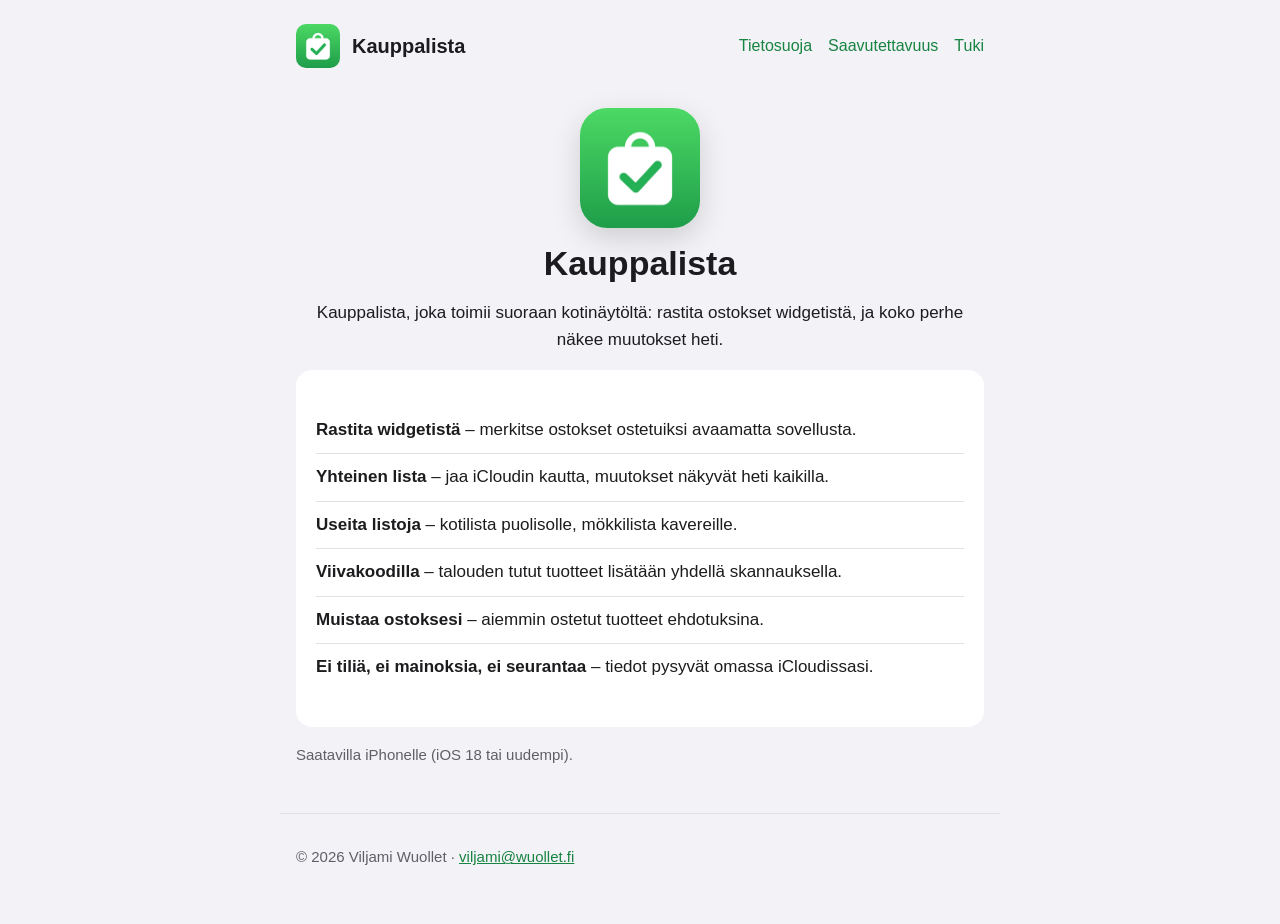
<file: index.html>
<!doctype html>
<html lang="fi">
<head>
<meta charset="utf-8">
<meta name="viewport" content="width=device-width, initial-scale=1">
<title>Kauppalista – yhteinen kauppalista iPhonelle</title>
<meta name="description" content="Kauppalista – yhteinen kauppalista iPhonelle. Rastita ostokset suoraan widgetistä.">
<link rel="icon" href="icon.png">
<link rel="stylesheet" href="style.css">
</head>
<body>
<a class="skip" href="#sisalto">Siirry sisältöön</a>
<header>
  <img src="icon.png" alt="">
  <a href="">Kauppalista</a>
  <nav aria-label="Päävalikko">
    <a href="tietosuoja/">Tietosuoja</a>
    <a href="saavutettavuus/">Saavutettavuus</a>
    <a href="tuki/">Tuki</a>
  </nav>
</header>
<main id="sisalto">
<section class="hero">
  <img src="icon.png" alt="Kauppalistan kuvake">
  <h1>Kauppalista</h1>
  <p>Kauppalista, joka toimii suoraan kotinäytöltä: rastita ostokset widgetistä, ja koko perhe näkee muutokset heti.</p>
</section>
<div class="card">
  <ul class="features">
    <li><strong>Rastita widgetistä</strong> – merkitse ostokset ostetuiksi avaamatta sovellusta.</li>
    <li><strong>Yhteinen lista</strong> – jaa iCloudin kautta, muutokset näkyvät heti kaikilla.</li>
    <li><strong>Useita listoja</strong> – kotilista puolisolle, mökkilista kavereille.</li>
    <li><strong>Viivakoodilla</strong> – talouden tutut tuotteet lisätään yhdellä skannauksella.</li>
    <li><strong>Muistaa ostoksesi</strong> – aiemmin ostetut tuotteet ehdotuksina.</li>
    <li><strong>Ei tiliä, ei mainoksia, ei seurantaa</strong> – tiedot pysyvät omassa iCloudissasi.</li>
  </ul>
</div>
<p class="muted">Saatavilla iPhonelle (iOS 18 tai uudempi).</p>
</main>
<footer>
  <p class="muted">© 2026 Viljami Wuollet · <a href="mailto:viljami@wuollet.fi">viljami@wuollet.fi</a></p>
</footer>
</body>
</html>
</file>
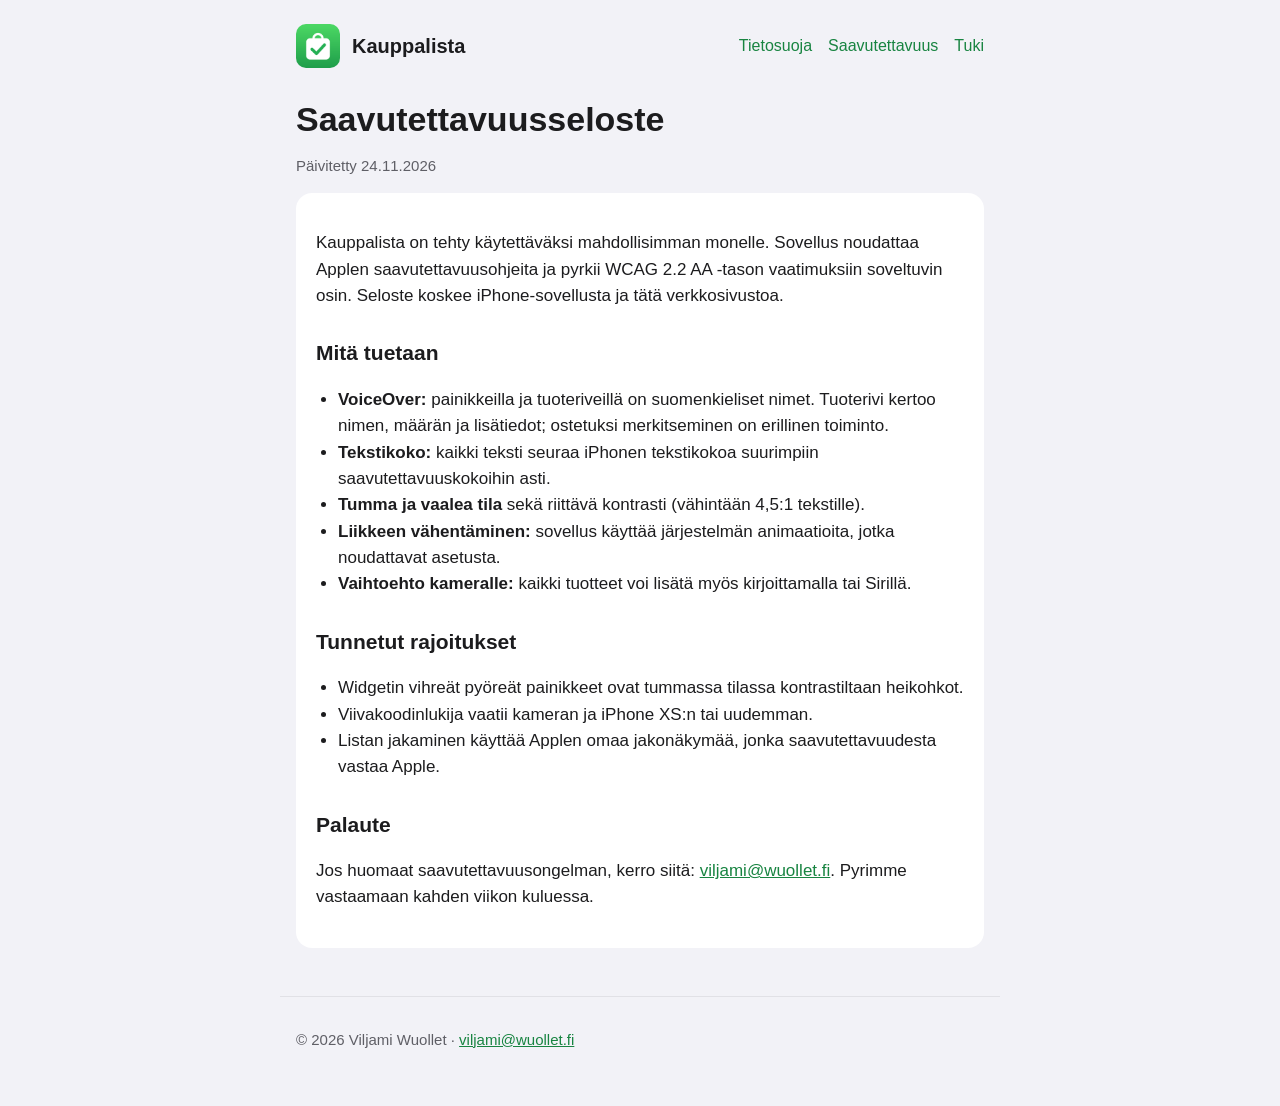
<file: saavutettavuus/index.html>
<!doctype html>
<html lang="fi">
<head>
<meta charset="utf-8">
<meta name="viewport" content="width=device-width, initial-scale=1">
<title>Saavutettavuusseloste – Kauppalista</title>
<meta name="description" content="Kauppalista – yhteinen kauppalista iPhonelle. Rastita ostokset suoraan widgetistä.">
<link rel="icon" href="../icon.png">
<link rel="stylesheet" href="../style.css">
</head>
<body>
<a class="skip" href="#sisalto">Siirry sisältöön</a>
<header>
  <img src="../icon.png" alt="">
  <a href="../">Kauppalista</a>
  <nav aria-label="Päävalikko">
    <a href="../tietosuoja/">Tietosuoja</a>
    <a href="../saavutettavuus/">Saavutettavuus</a>
    <a href="../tuki/">Tuki</a>
  </nav>
</header>
<main id="sisalto">
<h1>Saavutettavuusseloste</h1>
<p class="muted">Päivitetty 24.11.2026</p>
<div class="card">
<p>Kauppalista on tehty käytettäväksi mahdollisimman monelle. Sovellus noudattaa Applen saavutettavuusohjeita ja pyrkii WCAG 2.2 AA -tason vaatimuksiin soveltuvin osin. Seloste koskee iPhone-sovellusta ja tätä verkkosivustoa.</p>
<h2>Mitä tuetaan</h2>
<ul>
<li><strong>VoiceOver:</strong> painikkeilla ja tuoteriveillä on suomenkieliset nimet. Tuoterivi kertoo nimen, määrän ja lisätiedot; ostetuksi merkitseminen on erillinen toiminto.</li>
<li><strong>Tekstikoko:</strong> kaikki teksti seuraa iPhonen tekstikokoa suurimpiin saavutettavuuskokoihin asti.</li>
<li><strong>Tumma ja vaalea tila</strong> sekä riittävä kontrasti (vähintään 4,5:1 tekstille).</li>
<li><strong>Liikkeen vähentäminen:</strong> sovellus käyttää järjestelmän animaatioita, jotka noudattavat asetusta.</li>
<li><strong>Vaihtoehto kameralle:</strong> kaikki tuotteet voi lisätä myös kirjoittamalla tai Sirillä.</li>
</ul>
<h2>Tunnetut rajoitukset</h2>
<ul>
<li>Widgetin vihreät pyöreät painikkeet ovat tummassa tilassa kontrastiltaan heikohkot.</li>
<li>Viivakoodinlukija vaatii kameran ja iPhone XS:n tai uudemman.</li>
<li>Listan jakaminen käyttää Applen omaa jakonäkymää, jonka saavutettavuudesta vastaa Apple.</li>
</ul>
<h2>Palaute</h2>
<p>Jos huomaat saavutettavuusongelman, kerro siitä: <a href="mailto:viljami@wuollet.fi">viljami@wuollet.fi</a>. Pyrimme vastaamaan kahden viikon kuluessa.</p>
</div>
</main>
<footer>
  <p class="muted">© 2026 Viljami Wuollet · <a href="mailto:viljami@wuollet.fi">viljami@wuollet.fi</a></p>
</footer>
</body>
</html>
</file>
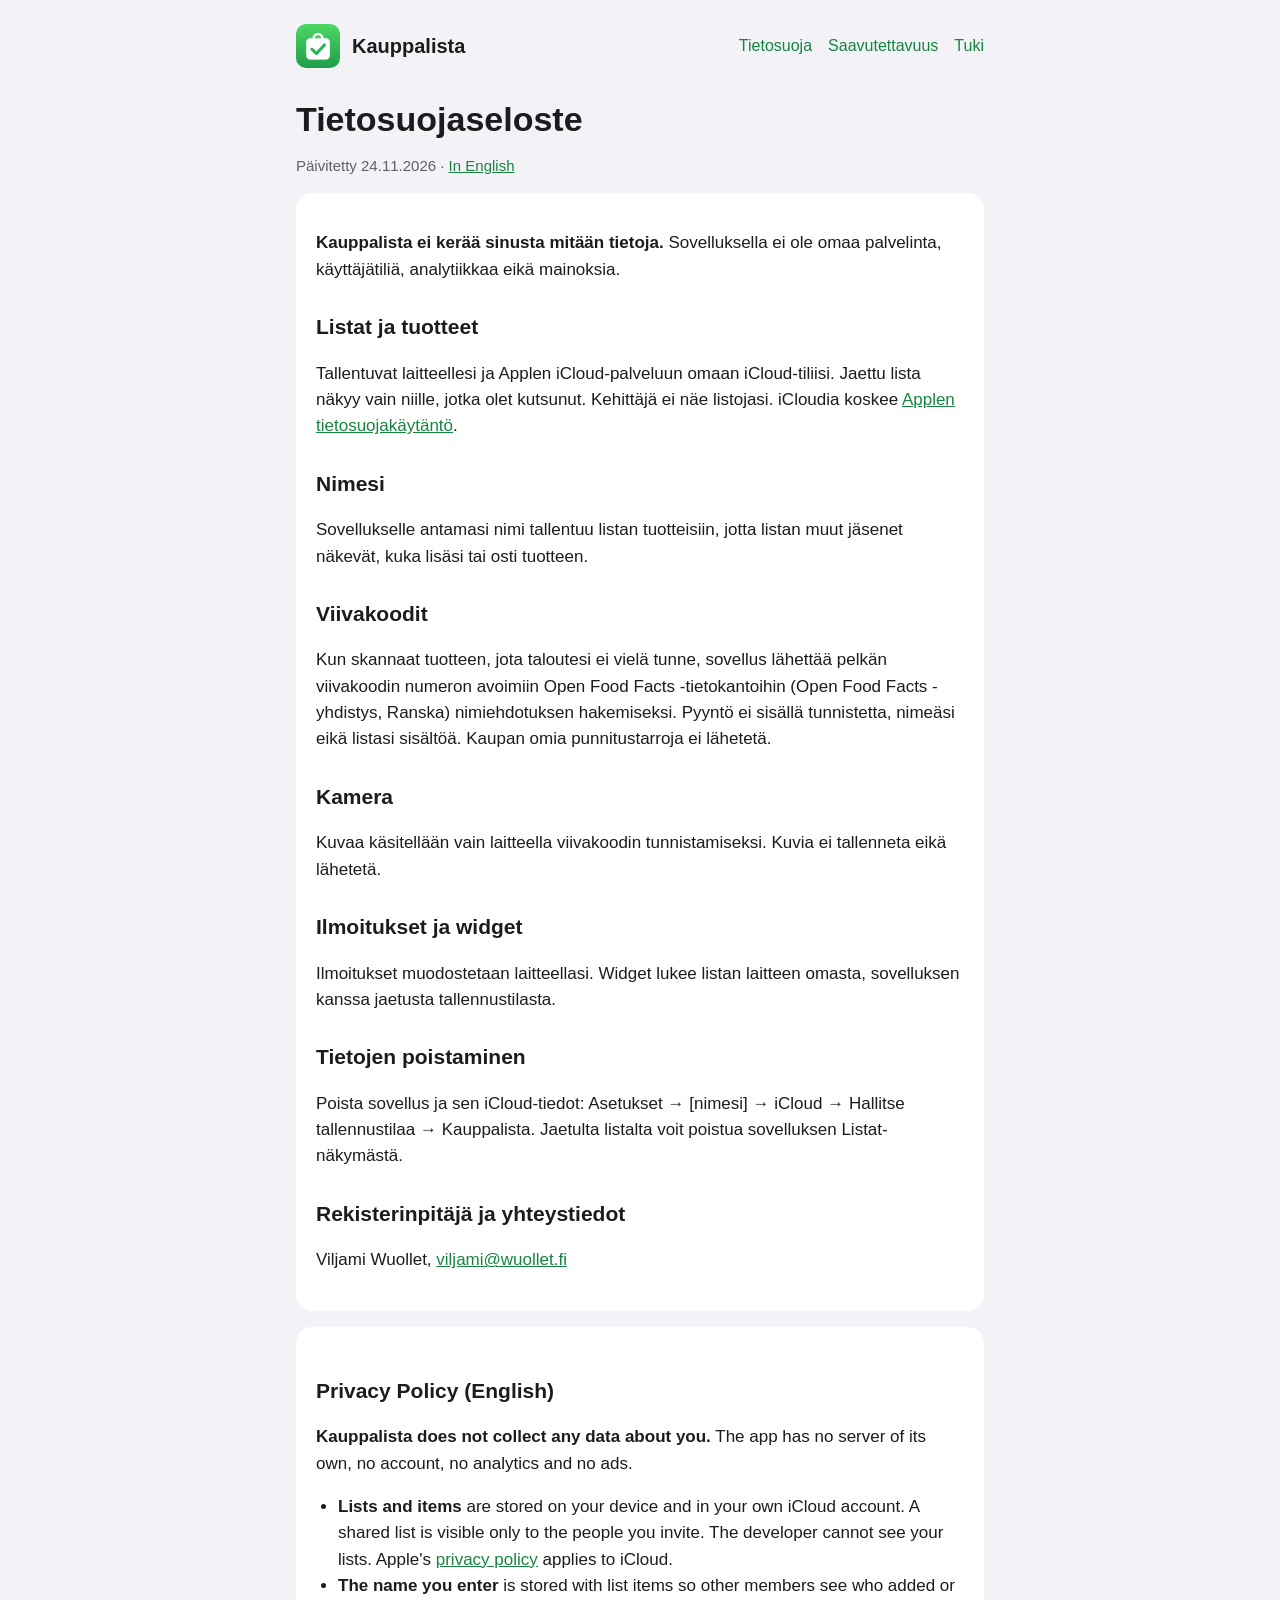
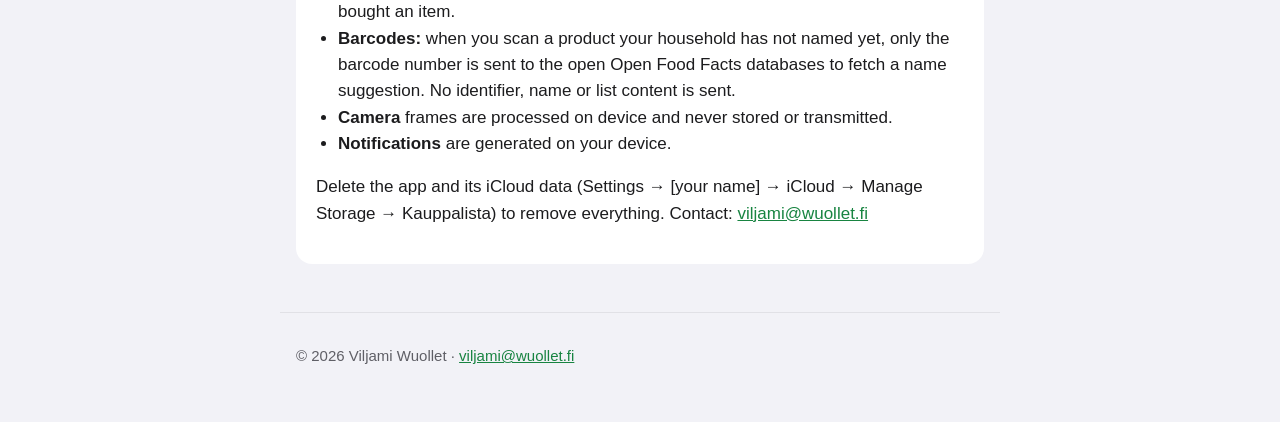
<file: tietosuoja/index.html>
<!doctype html>
<html lang="fi">
<head>
<meta charset="utf-8">
<meta name="viewport" content="width=device-width, initial-scale=1">
<title>Tietosuojaseloste – Kauppalista</title>
<meta name="description" content="Kauppalista – yhteinen kauppalista iPhonelle. Rastita ostokset suoraan widgetistä.">
<link rel="icon" href="../icon.png">
<link rel="stylesheet" href="../style.css">
</head>
<body>
<a class="skip" href="#sisalto">Siirry sisältöön</a>
<header>
  <img src="../icon.png" alt="">
  <a href="../">Kauppalista</a>
  <nav aria-label="Päävalikko">
    <a href="../tietosuoja/">Tietosuoja</a>
    <a href="../saavutettavuus/">Saavutettavuus</a>
    <a href="../tuki/">Tuki</a>
  </nav>
</header>
<main id="sisalto">
<h1>Tietosuojaseloste</h1>
<p class="muted">Päivitetty 24.11.2026 · <a href="#en">In English</a></p>
<div class="card">
<p><strong>Kauppalista ei kerää sinusta mitään tietoja.</strong> Sovelluksella ei ole omaa palvelinta, käyttäjätiliä, analytiikkaa eikä mainoksia.</p>
<h2>Listat ja tuotteet</h2>
<p>Tallentuvat laitteellesi ja Applen iCloud-palveluun omaan iCloud-tiliisi. Jaettu lista näkyy vain niille, jotka olet kutsunut. Kehittäjä ei näe listojasi. iCloudia koskee <a href="https://www.apple.com/legal/privacy/">Applen tietosuojakäytäntö</a>.</p>
<h2>Nimesi</h2>
<p>Sovellukselle antamasi nimi tallentuu listan tuotteisiin, jotta listan muut jäsenet näkevät, kuka lisäsi tai osti tuotteen.</p>
<h2>Viivakoodit</h2>
<p>Kun skannaat tuotteen, jota taloutesi ei vielä tunne, sovellus lähettää pelkän viivakoodin numeron avoimiin Open Food Facts -tietokantoihin (Open Food Facts -yhdistys, Ranska) nimiehdotuksen hakemiseksi. Pyyntö ei sisällä tunnistetta, nimeäsi eikä listasi sisältöä. Kaupan omia punnitustarroja ei lähetetä.</p>
<h2>Kamera</h2>
<p>Kuvaa käsitellään vain laitteella viivakoodin tunnistamiseksi. Kuvia ei tallenneta eikä lähetetä.</p>
<h2>Ilmoitukset ja widget</h2>
<p>Ilmoitukset muodostetaan laitteellasi. Widget lukee listan laitteen omasta, sovelluksen kanssa jaetusta tallennustilasta.</p>
<h2>Tietojen poistaminen</h2>
<p>Poista sovellus ja sen iCloud-tiedot: Asetukset → [nimesi] → iCloud → Hallitse tallennustilaa → Kauppalista. Jaetulta listalta voit poistua sovelluksen Listat-näkymästä.</p>
<h2>Rekisterinpitäjä ja yhteystiedot</h2>
<p>Viljami Wuollet, <a href="mailto:viljami@wuollet.fi">viljami@wuollet.fi</a></p>
</div>
<div class="card" id="en" lang="en">
<h2>Privacy Policy (English)</h2>
<p><strong>Kauppalista does not collect any data about you.</strong> The app has no server of its own, no account, no analytics and no ads.</p>
<ul>
<li><strong>Lists and items</strong> are stored on your device and in your own iCloud account. A shared list is visible only to the people you invite. The developer cannot see your lists. Apple's <a href="https://www.apple.com/legal/privacy/">privacy policy</a> applies to iCloud.</li>
<li><strong>The name you enter</strong> is stored with list items so other members see who added or bought an item.</li>
<li><strong>Barcodes:</strong> when you scan a product your household has not named yet, only the barcode number is sent to the open Open Food Facts databases to fetch a name suggestion. No identifier, name or list content is sent.</li>
<li><strong>Camera</strong> frames are processed on device and never stored or transmitted.</li>
<li><strong>Notifications</strong> are generated on your device.</li>
</ul>
<p>Delete the app and its iCloud data (Settings → [your name] → iCloud → Manage Storage → Kauppalista) to remove everything. Contact: <a href="mailto:viljami@wuollet.fi">viljami@wuollet.fi</a></p>
</div>
</main>
<footer>
  <p class="muted">© 2026 Viljami Wuollet · <a href="mailto:viljami@wuollet.fi">viljami@wuollet.fi</a></p>
</footer>
</body>
</html>
</file>
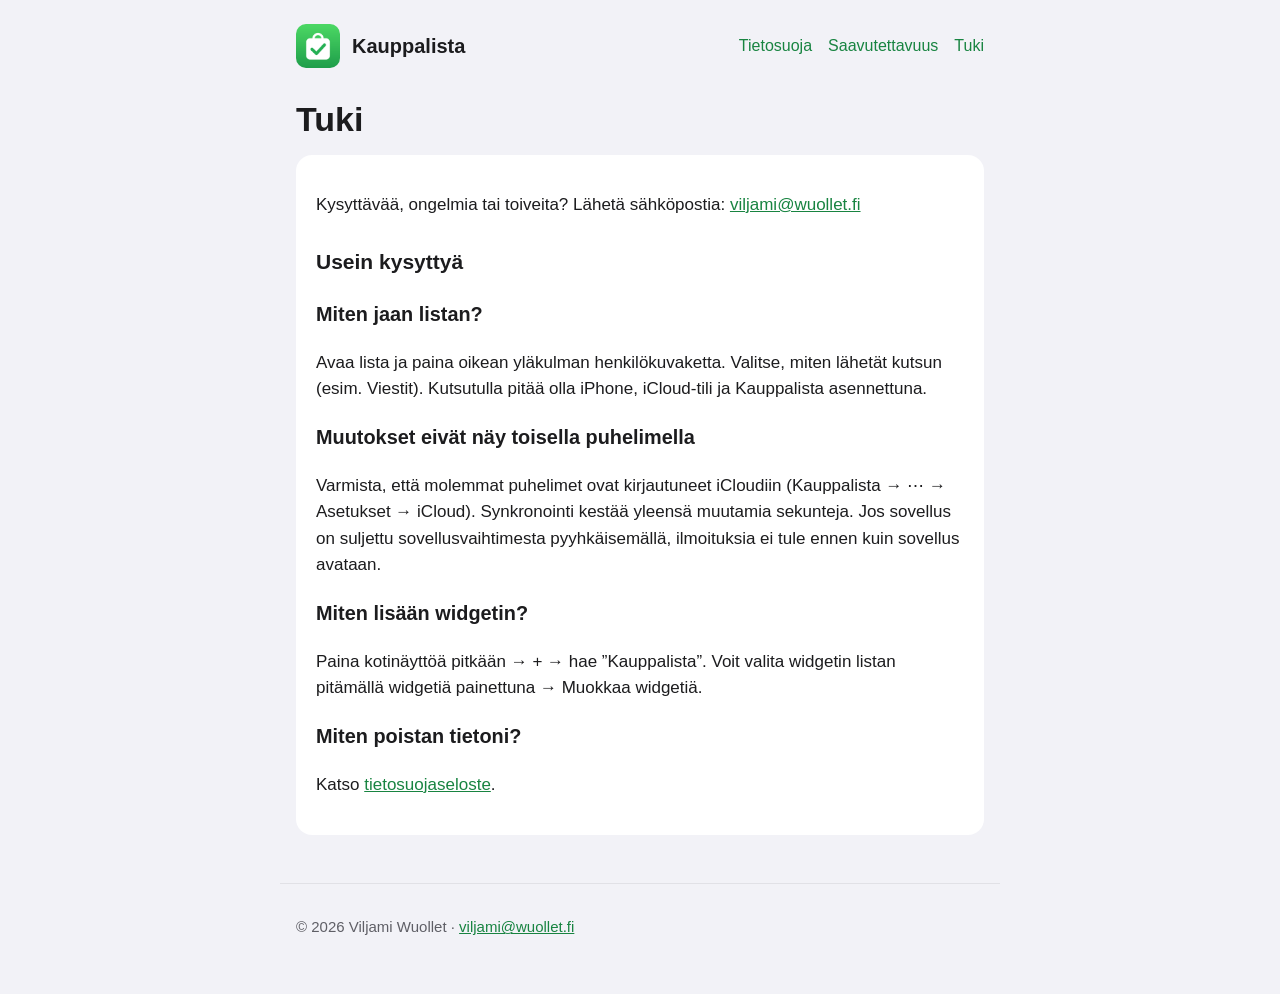
<file: tuki/index.html>
<!doctype html>
<html lang="fi">
<head>
<meta charset="utf-8">
<meta name="viewport" content="width=device-width, initial-scale=1">
<title>Tuki – Kauppalista</title>
<meta name="description" content="Kauppalista – yhteinen kauppalista iPhonelle. Rastita ostokset suoraan widgetistä.">
<link rel="icon" href="../icon.png">
<link rel="stylesheet" href="../style.css">
</head>
<body>
<a class="skip" href="#sisalto">Siirry sisältöön</a>
<header>
  <img src="../icon.png" alt="">
  <a href="../">Kauppalista</a>
  <nav aria-label="Päävalikko">
    <a href="../tietosuoja/">Tietosuoja</a>
    <a href="../saavutettavuus/">Saavutettavuus</a>
    <a href="../tuki/">Tuki</a>
  </nav>
</header>
<main id="sisalto">
<h1>Tuki</h1>
<div class="card">
<p>Kysyttävää, ongelmia tai toiveita? Lähetä sähköpostia: <a href="mailto:viljami@wuollet.fi?subject=Kauppalista">viljami@wuollet.fi</a></p>
<h2>Usein kysyttyä</h2>
<h3>Miten jaan listan?</h3>
<p>Avaa lista ja paina oikean yläkulman henkilökuvaketta. Valitse, miten lähetät kutsun (esim. Viestit). Kutsutulla pitää olla iPhone, iCloud-tili ja Kauppalista asennettuna.</p>
<h3>Muutokset eivät näy toisella puhelimella</h3>
<p>Varmista, että molemmat puhelimet ovat kirjautuneet iCloudiin (Kauppalista → ⋯ → Asetukset → iCloud). Synkronointi kestää yleensä muutamia sekunteja. Jos sovellus on suljettu sovellusvaihtimesta pyyhkäisemällä, ilmoituksia ei tule ennen kuin sovellus avataan.</p>
<h3>Miten lisään widgetin?</h3>
<p>Paina kotinäyttöä pitkään → + → hae ”Kauppalista”. Voit valita widgetin listan pitämällä widgetiä painettuna → Muokkaa widgetiä.</p>
<h3>Miten poistan tietoni?</h3>
<p>Katso <a href="../tietosuoja/">tietosuojaseloste</a>.</p>
</div>
</main>
<footer>
  <p class="muted">© 2026 Viljami Wuollet · <a href="mailto:viljami@wuollet.fi">viljami@wuollet.fi</a></p>
</footer>
</body>
</html>
</file>
<file: style.css>
:root {
  --bg: #f2f2f7;
  --card: #ffffff;
  --text: #1c1c1e;
  --muted: #5f5f66;
  --accent: #188441;
  --line: #e1e1e6;
  color-scheme: light dark;
}
@media (prefers-color-scheme: dark) {
  :root {
    --bg: #000000;
    --card: #1c1c1e;
    --text: #f2f2f7;
    --muted: #a1a1a8;
    --accent: #30d158;
    --line: #2c2c2e;
  }
}
* { box-sizing: border-box; }
html { -webkit-text-size-adjust: 100%; }
body {
  margin: 0;
  background: var(--bg);
  color: var(--text);
  font: 17px/1.55 -apple-system, BlinkMacSystemFont, "SF Pro Text", "Segoe UI", Roboto, sans-serif;
}
.skip { position: absolute; left: -999px; }
.skip:focus { left: 16px; top: 16px; background: var(--card); padding: 8px 12px; border-radius: 8px; }
header, main, footer { max-width: 720px; margin: 0 auto; padding: 0 16px; }
header { display: flex; align-items: center; flex-wrap: wrap; gap: 12px; padding-top: 24px; }
header img { width: 44px; height: 44px; border-radius: 10px; }
header a { color: var(--text); text-decoration: none; font-weight: 600; font-size: 20px; }
nav { margin-left: auto; display: flex; gap: 16px; flex-wrap: wrap; }
@media (max-width: 520px) { nav { margin-left: 0; width: 100%; } }
nav a { color: var(--accent); font-weight: 500; font-size: 16px; }
main { padding-top: 24px; padding-bottom: 32px; }
h1 { font-size: clamp(26px, 7vw, 34px); line-height: 1.15; margin: 8px 0 12px; overflow-wrap: break-word; hyphens: auto; }
h2 { font-size: 21px; margin: 28px 0 6px; }
p, li { color: var(--text); }
.muted { color: var(--muted); font-size: 15px; }
.card { background: var(--card); border-radius: 16px; padding: 20px; margin: 16px 0; }
ul { padding-left: 22px; }
a { color: var(--accent); }
a:focus-visible { outline: 3px solid var(--accent); outline-offset: 2px; border-radius: 4px; }
footer { border-top: 1px solid var(--line); padding-top: 16px; padding-bottom: 40px; }
.hero { text-align: center; padding-top: 16px; }
.hero img { width: 120px; height: 120px; border-radius: 27px; box-shadow: 0 10px 30px rgba(0,0,0,.15); }
.features { list-style: none; padding: 0; }
.features li { padding: 10px 0; border-bottom: 1px solid var(--line); }
.features li:last-child { border-bottom: 0; }
</file>
